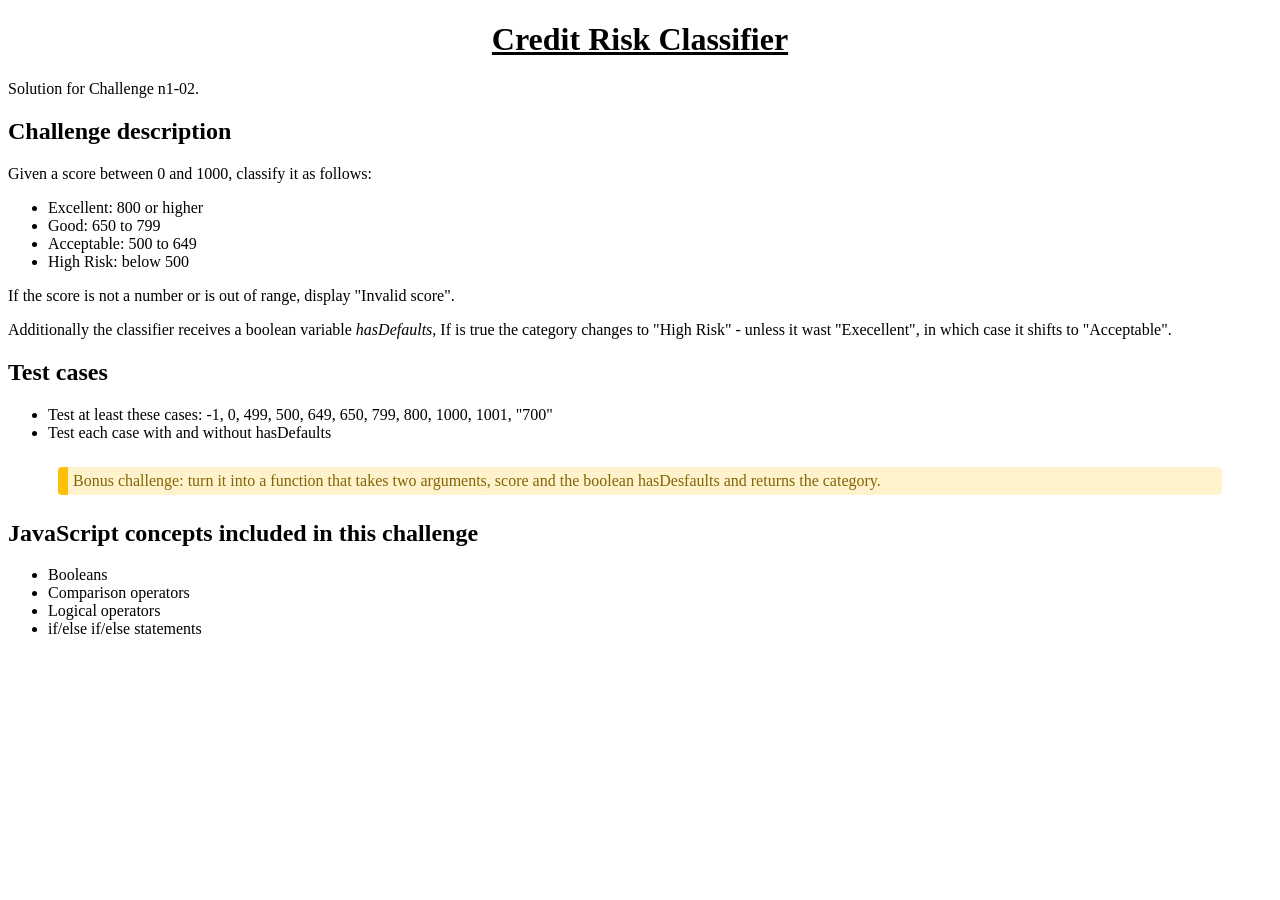
<file: courses-1-2/n1-02/index.html>
<!doctype html>
<html lang="en">
  <head>
    <meta charset="UTF-8" />
    <meta name="viewport" content="width=device-width, initial-scale=1.0" />
    <title>Credict risk classifier</title>
    <link rel="stylesheet" href="style.css" />
    <script src="script.js"></script>
  </head>
  <body>
    <h1>Credit Risk Classifier</h1>
    <p>Solution for Challenge n1-02.</p>
    <h2>Challenge description</h2>
    <p>Given a score between 0 and 1000, classify it as follows:</p>
    <ul>
      <li>Excellent: 800 or higher</li>
      <li>Good: 650 to 799</li>
      <li>Acceptable: 500 to 649</li>
      <li>High Risk: below 500</li>
    </ul>
    <p>
      If the score is not a number or is out of range, display "Invalid score".
    </p>
    <p>
      Additionally the classifier receives a boolean variable
      <i>hasDefaults</i>, If is true the category changes to "High Risk" -
      unless it wast "Execellent", in which case it shifts to "Acceptable".
    </p>
    <h2>Test cases</h2>
    <ul>
      <li>
        Test at least these cases: -1, 0, 499, 500, 649, 650, 799, 800, 1000,
        1001, "700"
      </li>
      <li>Test each case with and without hasDefaults</li>
    </ul>
    <p class="note">
      Bonus challenge: turn it into a function that takes two arguments, score
      and the boolean hasDesfaults and returns the category.
    </p>
    <h2>JavaScript concepts included in this challenge</h2>
    <ul>
      <li>Booleans</li>
      <li>Comparison operators</li>
      <li>Logical operators</li>
      <li>if/else if/else statements</li>
    </ul>
  </body>
</html>
</file>
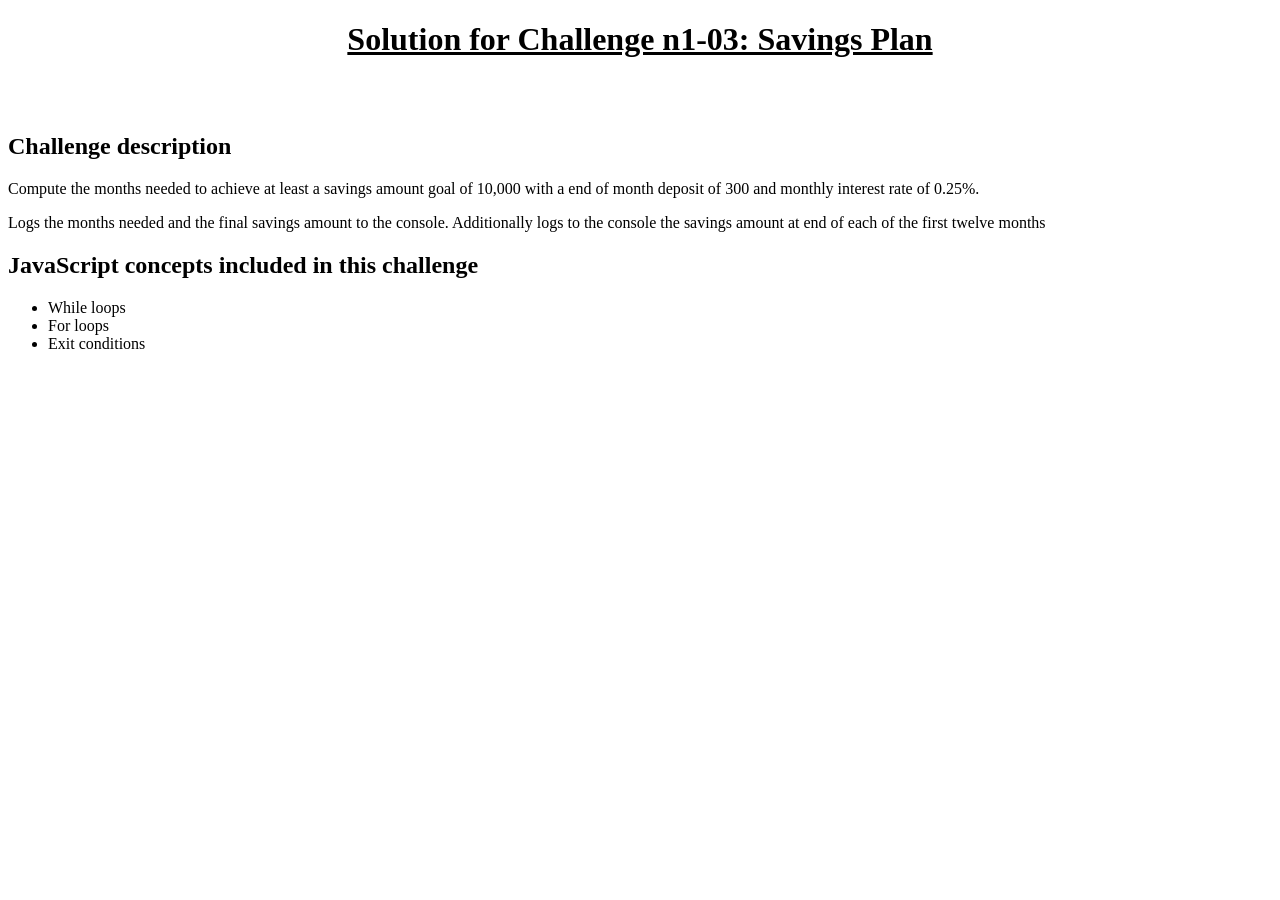
<file: courses-1-2/n1-03/index.html>
<!doctype html>
<html lang="en">
  <head>
    <meta charset="UTF-8" />
    <meta name="viewport" content="width=device-width, initial-scale=1.0" />
    <title>Savings plan</title>
    <link rel="stylesheet" href="style.css" />
    <script src="script.js"></script>
  </head>
  <body>
    <h1>Solution for Challenge n1-03: Savings Plan</h1>
    <h2>Challenge description</h2>
    <p>
      Compute the months needed to achieve at least a savings amount goal of
      10,000 with a end of month deposit of 300 and monthly interest rate of
      0.25%.
    </p>
    <p>
      Logs the months needed and the final savings amount to the console.
      Additionally logs to the console the savings amount at end of each of the
      first twelve months
    </p>
    <h2>JavaScript concepts included in this challenge</h2>
    <ul>
      <li>While loops</li>
      <li>For loops</li>
      <li>Exit conditions</li>
    </ul>
  </body>
</html>
</file>
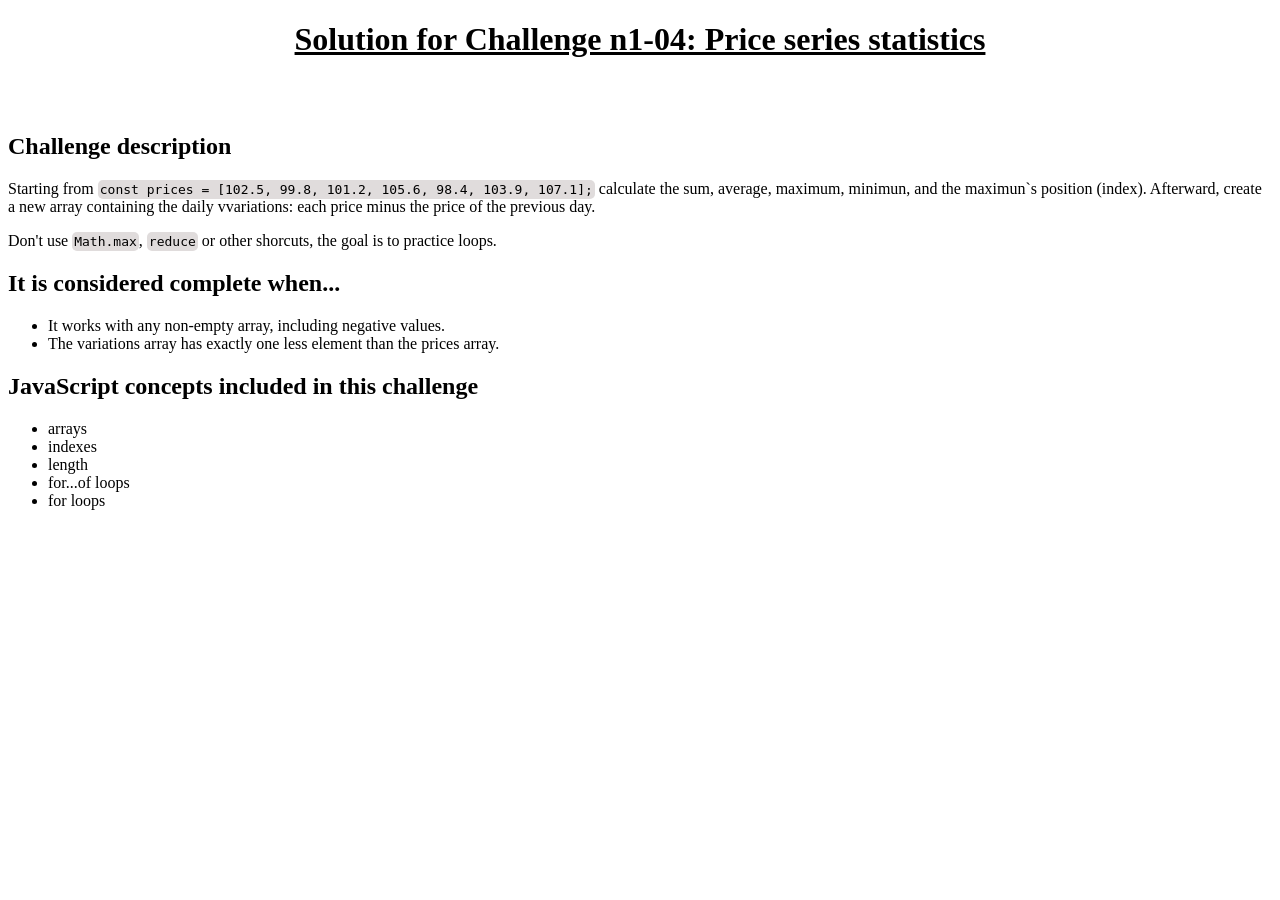
<file: courses-1-2/n1-04/index.html>
<!doctype html>
<html lang="en">
  <head>
    <meta charset="UTF-8" />
    <meta name="viewport" content="width=device-width, initial-scale=1.0" />
    <title>Price series statistics</title>
    <link rel="stylesheet" href="style.css" />
  </head>
  <body>
    <h1>Solution for Challenge n1-04: Price series statistics</h1>
    <h2>Challenge description</h2>
    <p>
      Starting from
      <code
        >const prices = [102.5, 99.8, 101.2, 105.6, 98.4, 103.9, 107.1];</code
      >
      calculate the sum, average, maximum, minimun, and the maximun`s position
      (index). Afterward, create a new array containing the daily vvariations:
      each price minus the price of the previous day.
    </p>
    <p>
      Don't use <code>Math.max</code>, <code>reduce</code> or other shorcuts,
      the goal is to practice loops.
    </p>
    <h2>It is considered complete when...</h2>
    <ul>
      <li>It works with any non-empty array, including negative values.</li>
      <li>
        The variations array has exactly one less element than the prices array.
      </li>
    </ul>
    <h2>JavaScript concepts included in this challenge</h2>
    <ul>
      <li>arrays</li>
      <li>indexes</li>
      <li>length</li>
      <li>for...of loops</li>
      <li>for loops</li>
    </ul>
    <script src="script.js"></script>
  </body>
</html>
</file>
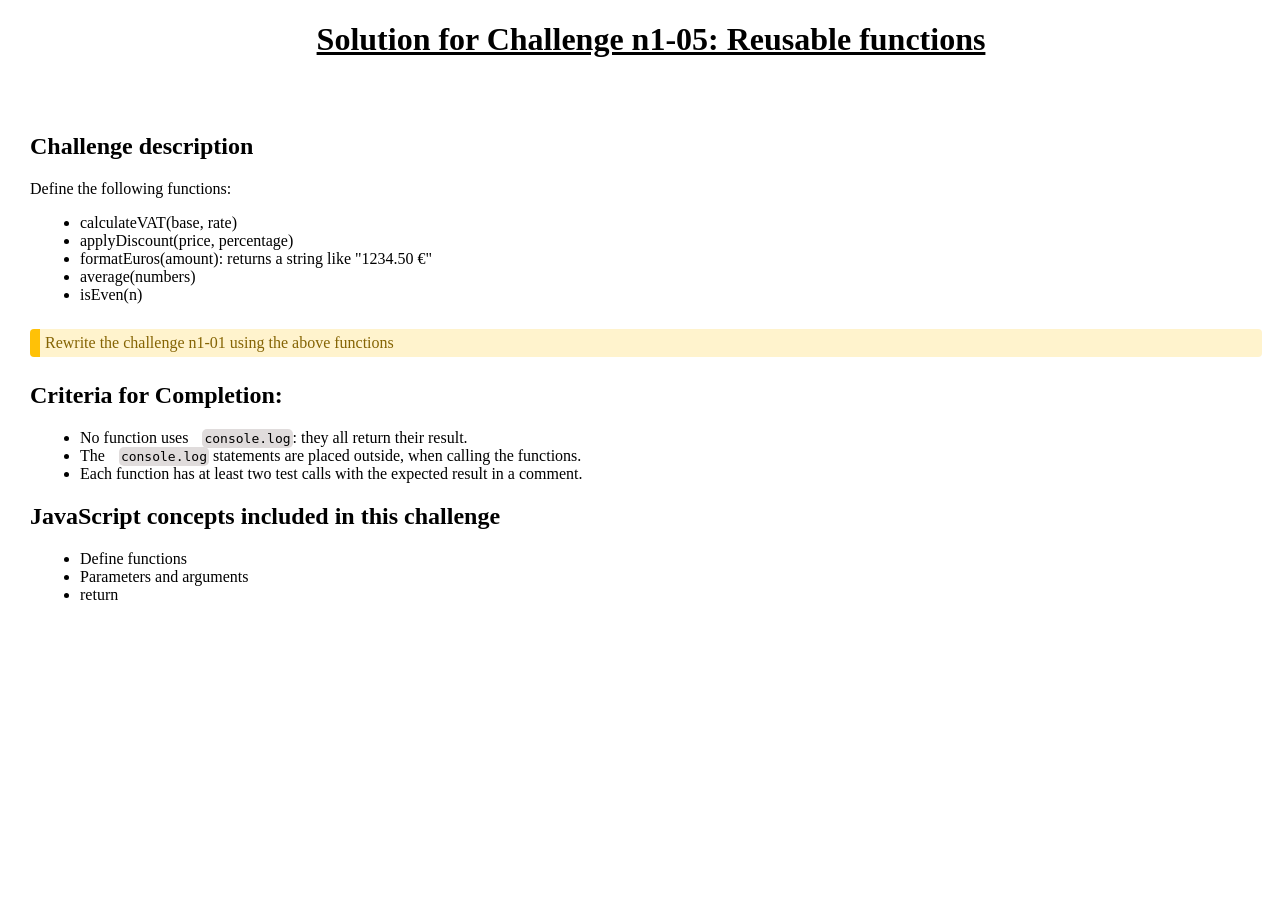
<file: courses-1-2/n1-05/index.html>
<!doctype html>
<html lang="en">
  <head>
    <meta charset="UTF-8" />
    <meta name="viewport" content="width=device-width, initial-scale=1.0" />
    <title>Reusable functions</title>
    <link rel="stylesheet" href="style.css" />
  </head>
  <body>
    <h1>Solution for Challenge n1-05: Reusable functions</h1>
    <h2>Challenge description</h2>
    <p>Define the following functions:</p>
    <ul>
      <li>calculateVAT(base, rate)</li>
      <li>applyDiscount(price, percentage)</li>
      <li>formatEuros(amount): returns a string like "1234.50 €"</li>
      <li>average(numbers)</li>
      <li>isEven(n)</li>
    </ul>
    <p class="note">Rewrite the challenge n1-01 using the above functions</p>
    <h2>Criteria for Completion:</h2>
    <ul>
      <li>
        No function uses <code>console.log</code>: they all return their result.
      </li>
      <li>
        The <code>console.log</code> statements are placed outside, when calling
        the functions.
      </li>
      <li>
        Each function has at least two test calls with the expected result in a
        comment.
      </li>
    </ul>
    <h2>JavaScript concepts included in this challenge</h2>
    <ul>
      <li>Define functions</li>
      <li>Parameters and arguments</li>
      <li>return</li>
    </ul>
    <script src="script.js"></script>
  </body>
</html>
</file>
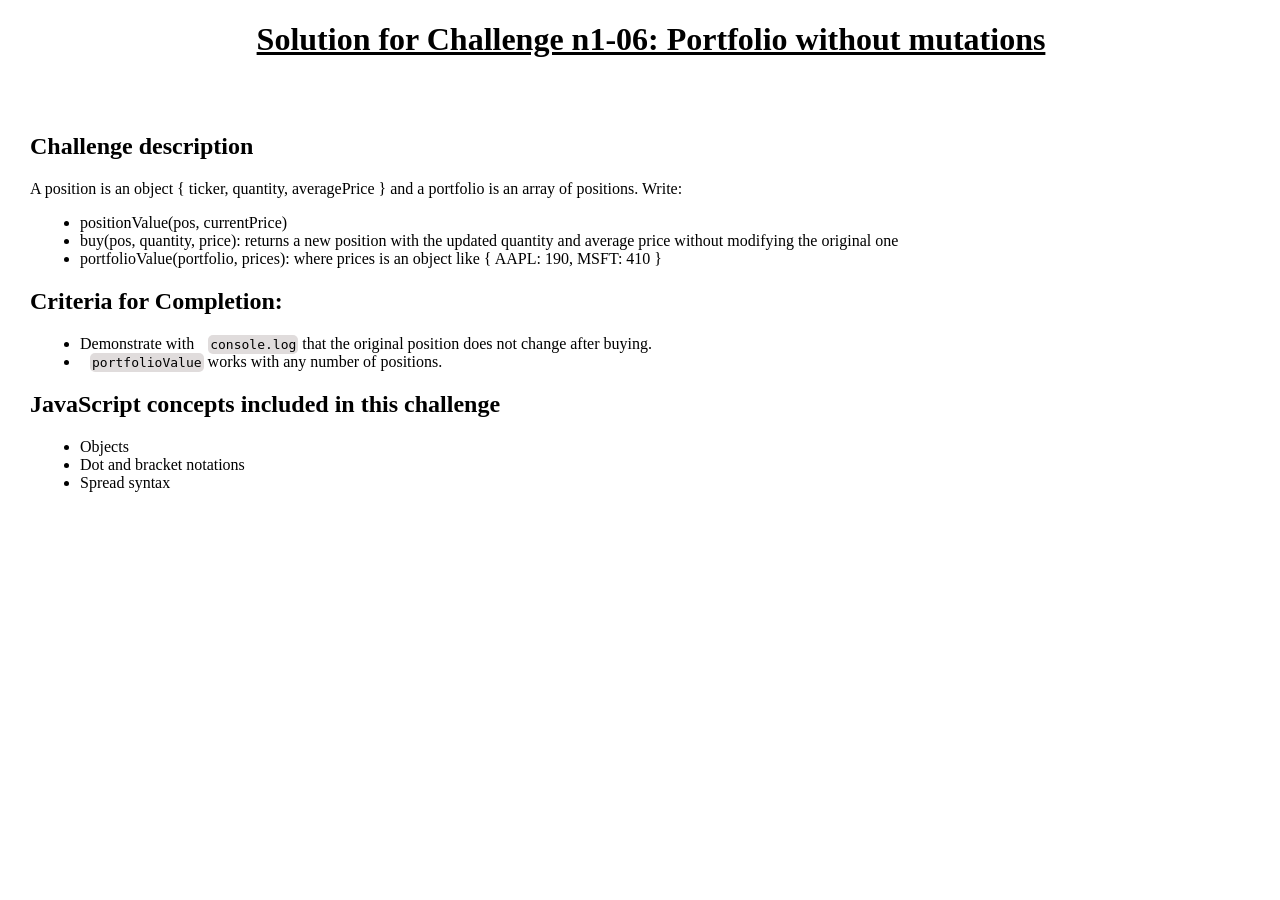
<file: courses-1-2/n1-06/index.html>
<!doctype html>
<html lang="en">
  <head>
    <meta charset="UTF-8" />
    <meta name="viewport" content="width=device-width, initial-scale=1.0" />
    <title>Portfolio without mutations</title>
    <link rel="stylesheet" href="style.css" />
  </head>
  <body>
    <h1>Solution for Challenge n1-06: Portfolio without mutations</h1>
    <h2>Challenge description</h2>
    <p>
      A position is an object { ticker, quantity, averagePrice } and a portfolio
      is an array of positions. Write:
    </p>
    <ul>
      <li>positionValue(pos, currentPrice)</li>
      <li>
        buy(pos, quantity, price): returns a new position with the updated
        quantity and average price without modifying the original one
      </li>
      <li>
        portfolioValue(portfolio, prices): where prices is an object like {
        AAPL: 190, MSFT: 410 }
      </li>
    </ul>
    <h2>Criteria for Completion:</h2>
    <ul>
      <li>
        Demonstrate with <code>console.log</code> that the original position
        does not change after buying.
      </li>
      <li><code>portfolioValue</code> works with any number of positions.</li>
    </ul>
    <h2>JavaScript concepts included in this challenge</h2>
    <ul>
      <li>Objects</li>
      <li>Dot and bracket notations</li>
      <li>Spread syntax</li>
    </ul>
    <script src="script.js"></script>
  </body>
</html>
</file>
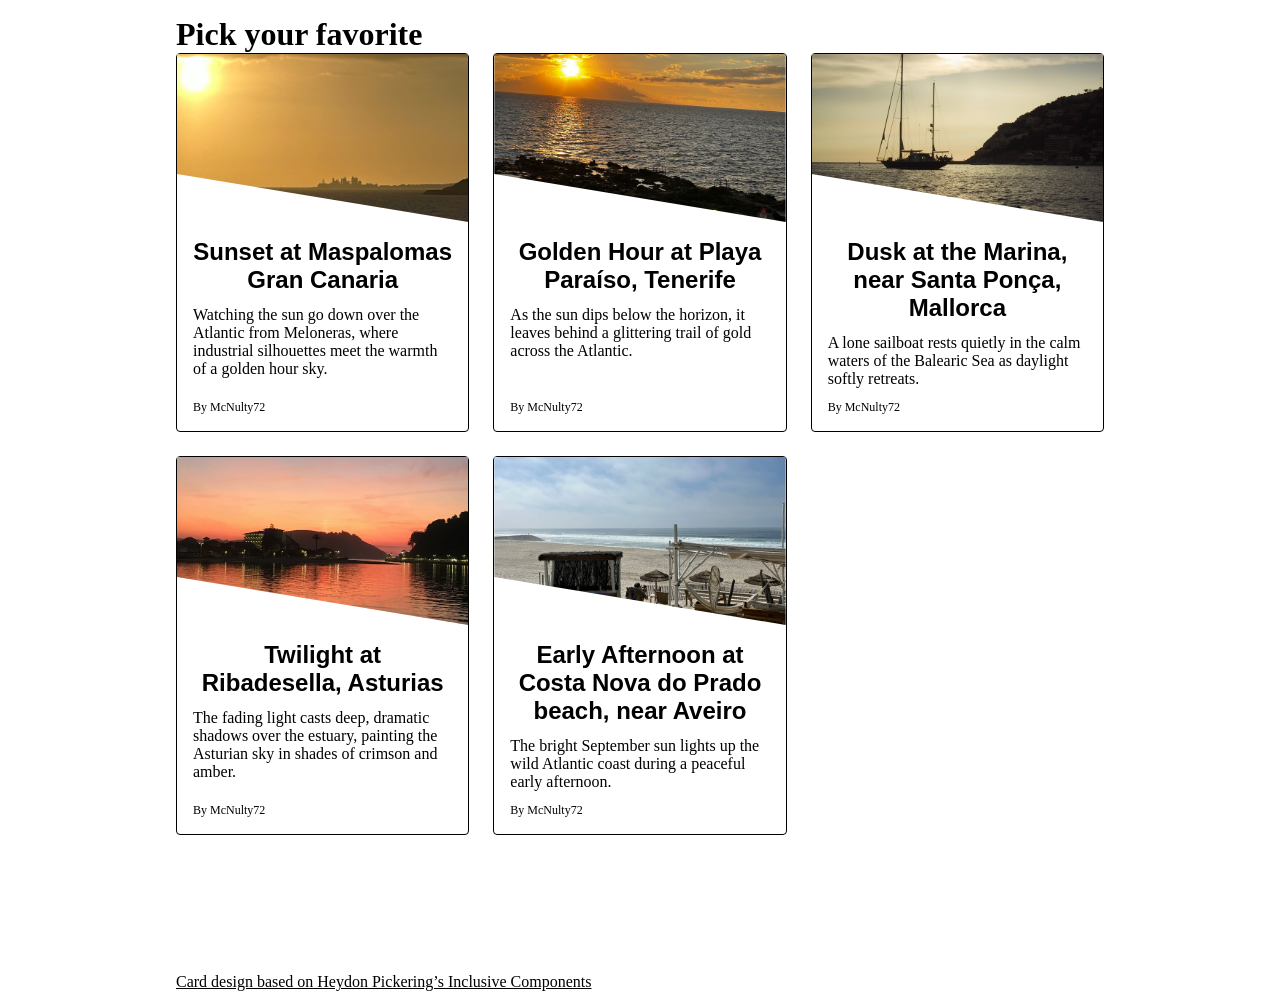
<file: courses-1-2/n2-01/index.html>
<!doctype html>
<!--
  Based on Heydon Pickering's following example and article:
    - example: https://heydon.github.io/Inclusive-Components/cards-pseudo-content/
    - article https://inclusive-components.design/cards/
-->
<html lang="en">
  <head>
    <meta charset="UTF-8" />
    <meta name="viewport" content="width=device-width, initial-scale=1.0" />
    <title>Pick your favorite</title>
    <link rel="stylesheet" href="style.css" />
  </head>
  <body>
    <h1>Pick your favorite</h1>
    <div class="cards">
      <ul>
        <li class="card">
          <div class="img">
            <img src="./images/sunset_maspalomas.jpeg" alt="" />
          </div>
          <div class="text">
            <h2><button>Sunset at Maspalomas Gran Canaria</button></h2>
            <p>
              Watching the sun go down over the Atlantic from Meloneras, where
              industrial silhouettes meet the warmth of a golden hour sky.
            </p>
            <p class="small">By McNulty72</p>
          </div>
        </li>
        <li class="card">
          <div class="img">
            <img src="./images/sunset_callao_adeje.jpeg" alt="" />
          </div>
          <div class="text">
            <h2><button>Golden Hour at Playa Paraíso, Tenerife</button></h2>
            <p>
              As the sun dips below the horizon, it leaves behind a glittering
              trail of gold across the Atlantic.
            </p>
            <p class="small">By McNulty72</p>
          </div>
        </li>
        <li class="card">
          <div class="img">
            <img src="./images/mallorca-sunset.jpeg" alt="" />
          </div>
          <div class="text">
            <h2>
              <button>Dusk at the Marina, near Santa Ponça, Mallorca</button>
            </h2>
            <p>
              A lone sailboat rests quietly in the calm waters of the Balearic
              Sea as daylight softly retreats.
            </p>
            <p class="small">By McNulty72</p>
          </div>
        </li>
        <li class="card">
          <div class="img">
            <img src="./images/ribadesella-sunset.jpeg" alt="" />
          </div>
          <div class="text">
            <h2><button>Twilight at Ribadesella, Asturias</button></h2>
            <p>
              The fading light casts deep, dramatic shadows over the estuary,
              painting the Asturian sky in shades of crimson and amber.
            </p>
            <p class="small">By McNulty72</p>
          </div>
        </li>
        <li class="card">
          <div class="img">
            <img src="images/costa-nova-beach-aveiro.jpeg" alt="" />
          </div>
          <div class="text">
            <h2>
              <button>
                Early Afternoon at Costa Nova do Prado beach, near Aveiro
              </button>
            </h2>
            <p>
              The bright September sun lights up the wild Atlantic coast during
              a peaceful early afternoon.
            </p>
            <p class="small">By McNulty72</p>
          </div>
        </li>
      </ul>
    </div>
    <div class="display">
      <p></p>
    </div>
    <footer>
      <a href="https://inclusive-components.design/cards/" target="_blank">
        Card design based on Heydon Pickering’s Inclusive Components
      </a>
    </footer>
    <script src="script.js"></script>
  </body>
</html>
</file>
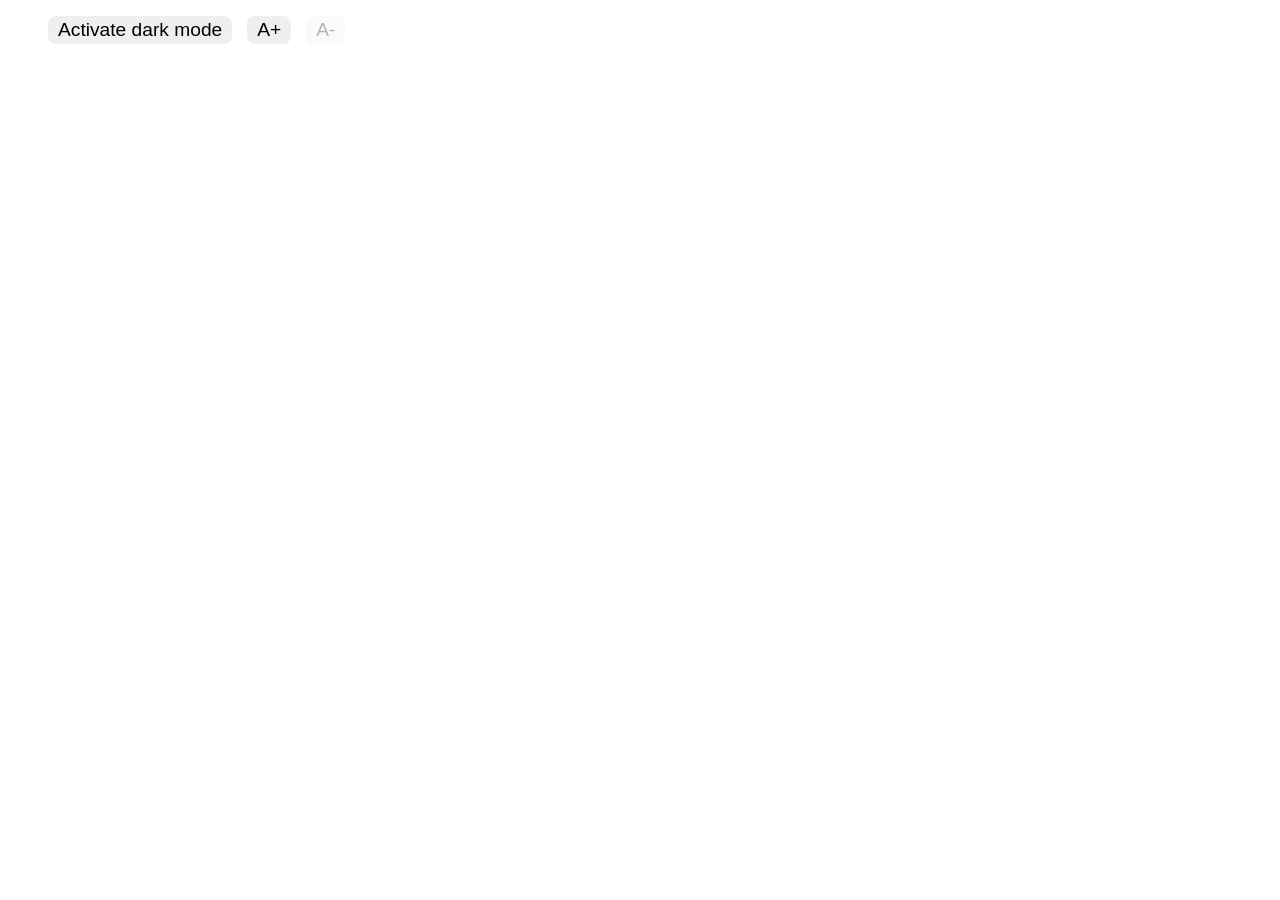
<file: courses-1-2/n2-02/index.html>
<!doctype html>
<html lang="en" class="small">
  <head>
    <meta charset="UTF-8" />
    <meta name="viewport" content="width=device-width, initial-scale=1.0" />
    <title>Dark mode and switch font size</title>
    <link rel="stylesheet" href="style.css" />
  </head>
  <body>
    <nav>
      <ul>
        <li>
          <button class="toggle-btn" aria-pressed="false">
            Activate dark mode
          </button>
        </li>
        <li>
          <button class="increase-btn">A+</button>
        </li>
        <li>
          <button class="decrease-btn">A-</button>
        </li>
      </ul>
    </nav>
    <script src="script.js"></script>
  </body>
</html>
</file>
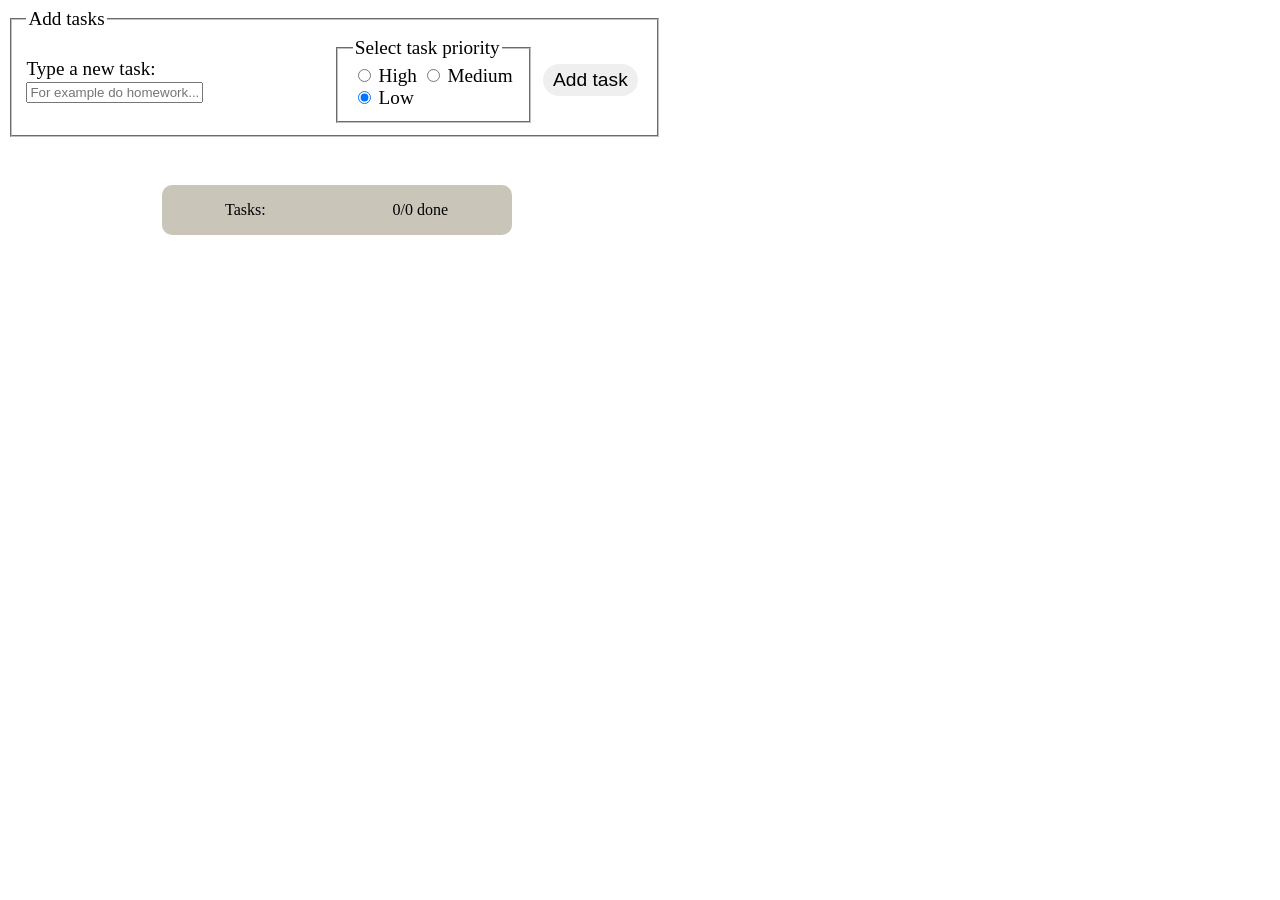
<file: courses-1-2/n2-04/index.html>
<!doctype html>
<html lang="en">
  <head>
    <meta charset="UTF-8" />
    <meta name="viewport" content="width=device-width, initial-scale=1.0" />
    <title>Priority task list</title>
    <link rel="stylesheet" href="style.css" />
  </head>
  <body>
    <form>
      <fieldset id="form-container">
        <legend>Add tasks</legend>

        <div>
          <label for="task">Type a new task:</label>
          <input
            type="text"
            id="task"
            placeholder="For example do homework..."
          />
        </div>
        <fieldset class="radio-container">
          <legend>Select task priority</legend>

          <input type="radio" id="high" name="task-priority" value="high" />
          <label for="high">High</label>

          <input type="radio" id="medium" name="task-priority" value="medium" />
          <label for="medium">Medium</label>

          <input
            type="radio"
            id="low"
            name="task-priority"
            value="low"
            checked
          />
          <label for="low">Low</label>
        </fieldset>
        <button class="add-task">Add task</button>
      </fieldset>
    </form>
    <div class="tasks-panel">
      <div class="tasks-resume">
        <p>Tasks:</p>
        <p class="tasks-count">0/0 done</p>
      </div>
      <div class="tasks-container">
        <ul class="tasks-list"></ul>
      </div>
    </div>
    <script src="script.js"></script>
  </body>
</html>
</file>
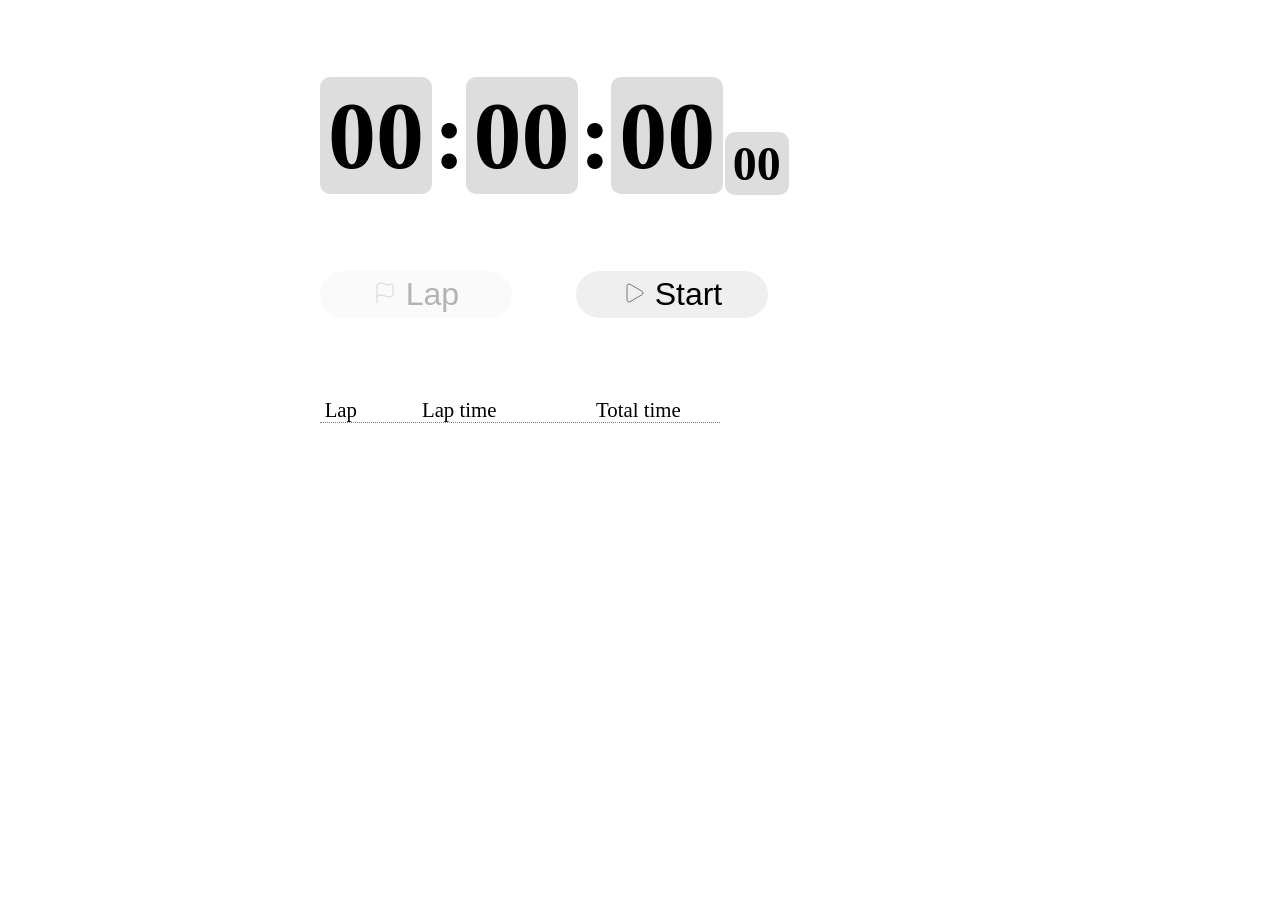
<file: courses-1-2/n3-02/index.html>
<!doctype html>
<html lang="en">
  <head>
    <meta charset="UTF-8" />
    <meta name="viewport" content="width=device-width, initial-scale=1.0" />
    <title>Stopwatch with laps</title>
    <link rel="stylesheet" href="style.css" />
  </head>
  <body>
    <div class="watch-container">
      <div class="watch-hours"><span>00</span></div>
      <div class="watch-minutes"><span>00</span></div>
      <div class="watch-seconds"><span>00</span></div>
      <div class="watch-hundredths"><span>00</span></div>
    </div>
    <div class="buttons-container">
      <button class="lap-btn" disabled>
        <span class="lap-btn-text">Lap</span>
      </button>
      <button class="start-btn">
        <span class="start-btn-text">Start</span>
      </button>
    </div>
    <div class="laps-container-header">
      <div class="laps-head">
        <span>Lap</span>
        <span>Lap time</span>
        <span>Total time</span>
      </div>
    </div>
    <div class="laps-container"></div>
    <script src="script.js"></script>
  </body>
</html>
</file>
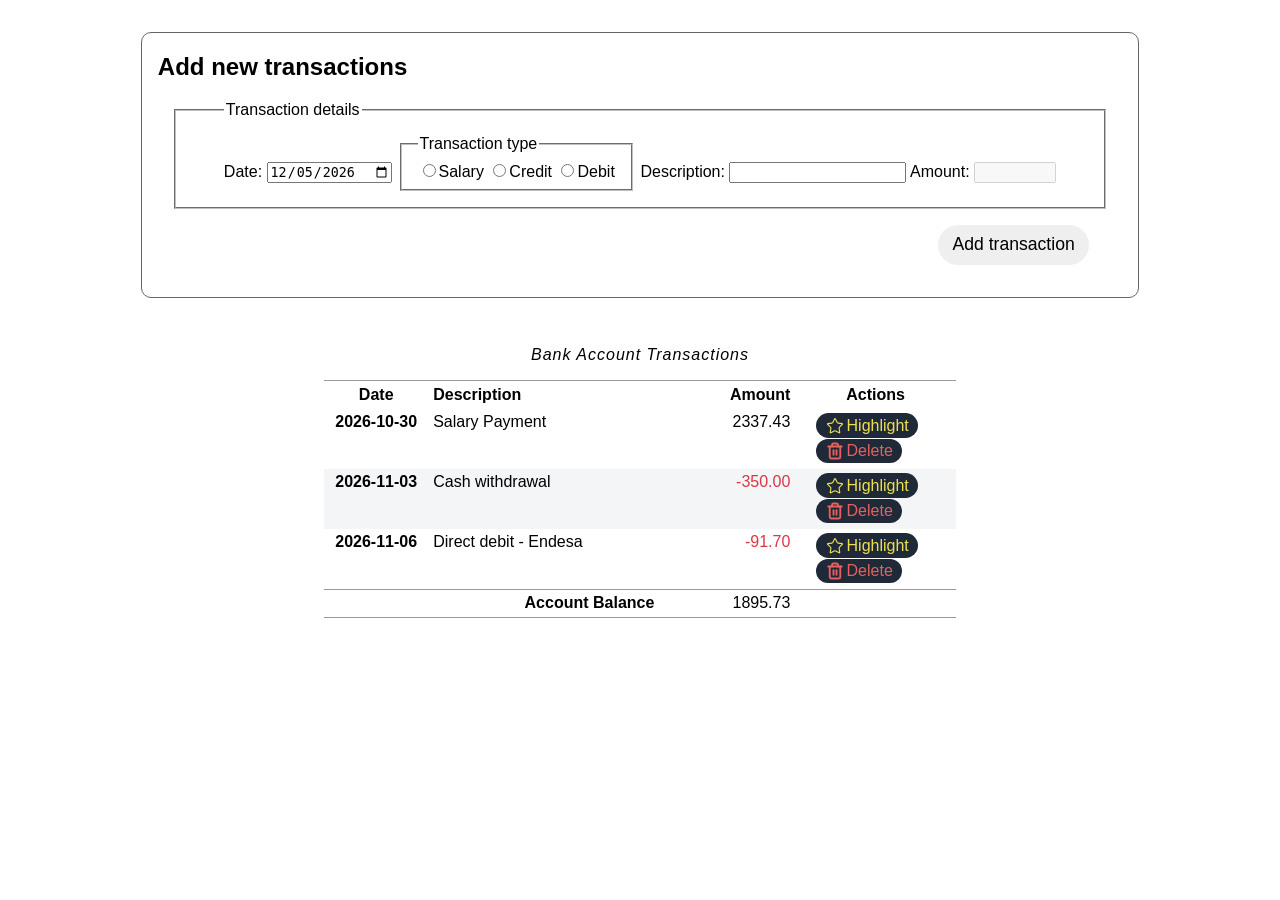
<file: courses-1-2/n3-03/index.html>
<!doctype html>
<html lang="en">
  <head>
    <meta charset="UTF-8" />
    <meta name="viewport" content="width=device-width, initial-scale=1.0" />
    <title>Bank transactions table with events delegation</title>
    <link rel="stylesheet" href="style.css" />
  </head>
  <body>
    <form>
      <h2>Add new transactions</h2>
      <section>
        <fieldset>
          <legend>Transaction details</legend>
          <label for="date">Date:</label>
          <input type="date" id="date" name="date" />
          <fieldset id="transaction-type">
            <legend>Transaction type</legend>
            <label for="salary"
              ><input
                type="radio"
                id="salary"
                name="transaction-type"
                value="salary"
                required
              />Salary</label
            >

            <label for="credit"
              ><input
                type="radio"
                id="credit"
                name="transaction-type"
                value="credit"
              />Credit</label
            >

            <label for="debit"
              ><input
                type="radio"
                id="debit"
                name="transaction-type"
                value="debit"
              />Debit</label
            >
          </fieldset>
          <label for="description">Description:</label>
          <input
            type="text"
            id="description"
            name="description"
            maxlength="60"
            required="required"
          />
          <label for="amount">Amount:</label>
          <input
            type="number"
            id="amount"
            name="amount"
            min="0"
            step="0.01"
            required="required"
            disabled
          />
        </fieldset>
      </section>
      <section class="form-buttons">
        <div class="insufficient-funds" hidden>
          <h3>Insufficient available balance</h3>
          <p>This transaction exceeds your available balance.</p>
        </div>
        <p>
          <button type="submit" class="submit-btn">Add transaction</button>
        </p>
      </section>
    </form>
    <script src="script.js"></script>
  </body>
</html>
</file>
<file: courses-1-2/n1-02/style.css>
.note {
    padding: 5px;
    background-color: #fff3cd;
    border-left: 10px solid #ffc107;
    border-radius: 4px;
    font-size: 16px;
    color: #856404;
    margin: 25px 50px;
}
h1 {
    text-align: center;
    text-decoration: underline;
}
</file>
<file: courses-1-2/n1-03/style.css>
h1 {
    text-align: center;
    text-decoration: underline;
    margin-bottom: 75px;
}
</file>
<file: courses-1-2/n1-04/style.css>
h1 {
    text-align: center;
    text-decoration: underline;
    margin-bottom: 75px;
}
code {
    background-color: #e0dcdc;
    padding: 2px 2px;
    border-radius: 5px;
}
</file>
<file: courses-1-2/n1-05/style.css>
* {
    margin-left: 10px;
}
h1 {
    text-align: center;
    text-decoration: underline;
    margin-bottom: 75px;
}
code {
    background-color: #e0dcdc;
    padding: 2px 2px;
    border-radius: 5px;
}
.note {
    padding: 5px;
    background-color: #fff3cd;
    border-left: 10px solid #ffc107;
    border-radius: 4px;
    font-size: 16px;
    color: #856404;
    margin: 25px 10px;
}
</file>
<file: courses-1-2/n1-06/style.css>
* {
    margin-left: 10px;
}
h1 {
    text-align: center;
    text-decoration: underline;
    margin-bottom: 75px;
}
code {
    background-color: #e0dcdc;
    padding: 2px 2px;
    border-radius: 5px;
}
.note {
    padding: 5px;
    background-color: #fff3cd;
    border-left: 10px solid #ffc107;
    border-radius: 4px;
    font-size: 16px;
    color: #856404;
    margin: 25px 10px;
}
</file>
<file: courses-1-2/n2-01/style.css>
/*
    Based on Heydon Pickering's following example and article:
    - example: https://heydon.github.io/Inclusive-Components/cards-pseudo-content/
    - article https://inclusive-components.design/cards/
*/
* {
    margin: 0;
    padding: 0;
    box-sizing: border-box;
    color: inherit;
}
body {
    max-width: 60rem;
    margin: 0 auto;
    padding: 1rem;
}

.cards > ul {
    display: grid;
    grid-template-columns: repeat(auto-fill, minmax(15rem, 1fr));
    gap: 1.5rem;
    list-style-type: none;
}

.card + .card {
    margin-top: 0;
}
.card {
    border: 1px solid;
    border-radius: 0.25rem;
    display: flex;
    flex-direction: column;
    position: relative;
    background-color: white;
}
.card .img {
    height: 10.5rem;
    clip-path: polygon(0 0, 100% 0, 100% 100%, 0 calc(100% - 3rem));
}
.card .img img {
    width: 100%;
    height: 100%;
    object-fit: cover;
    /*filter: grayscale(100%);*/
}
.card .text {
    padding: 1rem;
    flex: 1 0 auto;
    display: flex;
    flex-direction: column;
}

.card p {
    max-width: 60ch;
}
.card .small {
    display: block;
    font-size: 0.75rem;
}

.card .text > * + * {
    margin-top: 0.75rem;
}

.card .text > :last-child {
    margin-top: auto;
    padding-top: 0.75rem;
}
.card.favorite {
    border: 5px solid gold;
}
ul:has(li.favorite) .card:not(.favorite) .img img {
    filter: grayscale(100%);
}
.display {
    display: flex;
    justify-content: center;
    margin-top: 3rem;
}
.display p {
    background-color: white;
    border: 0px;
    border-radius: 8px;
    padding: 5px 15px;
    font-size: 1.7rem;
    font-weight: 600;
}
.display p.favorite {
    border: 2px solid gray;
    background-color: gold;
}
.card button::after {
    content: "";
    position: absolute;
    left: 0;
    top: 0;
    right: 0;
    bottom: 0;
}
.card:focus-within,
.card:hover {
    box-shadow: 0 0 0 0.25rem;
}
button {
    border: none;
    background-color: inherit;
    font-size: inherit;
    font-weight: inherit;
}
button:focus {
    outline: none;
}
footer {
    margin-top: 5rem;
}
</file>
<file: courses-1-2/n2-02/style.css>
html.small {
    font-size: 16px;
}
html.medium {
    font-size: 22px;
}
html.large {
    font-size: 28px;
}
ul li {
    display: inline;
    font-size: 20px;
}
button {
    border: 0px;
    border-radius: 8px;
    padding: 3px 10px;
    font-size: 1.2rem;
}
li + li {
    margin-left: 10px;
}
.dark-mode {
    background-color: #071936;
    color: white;
}
.dark-mode button {
    background-color: #dbc325;
}
</file>
<file: courses-1-2/n2-04/style.css>
body {
    max-width: 60%;
}
form {
    box-sizing: border-box;
    max-width: 85%;
}

#form-container {
    display: grid;
    grid-template-columns: 3fr 2fr 1fr;
    align-items: center;
    justify-items: start;
    max-width: fit-content;
    gap: 10px;
    font-size: 1.2rem;
}
.radio-container {
    display: inline-block;
    box-sizing: border-box;
    max-width: fit-content;
}
button {
    padding: 5px 10px;
    border: 0px;
    border-radius: 25px;
    font-size: 1.2rem;
    cursor: pointer;
}
.tasks-panel {
    max-width: 50%;
    margin-left: 10%;
    margin-top: 3rem;
}
.tasks-resume {
    display: flex;
    flex-direction: row;
    justify-content: space-around;
    margin-left: 20%;
    width: 350px;
    background-color: #c9c5b9;
    border-radius: 10px;
}
.tasks-container {
    margin-left: 20%;
    width: 350px;
}
.tasks-list {
    display: flex;
    flex-direction: column;
    list-style-type: none;
    padding: 0;
}
.tasks-list > * + * {
    margin-top: 10px;
}
.task-item {
    display: flex;
    border: 1px dotted slategray;
    border-radius: 10px;
    width: 350px;
}
.task-item div + div {
    margin-left: 10px;
    margin-top: 5px;
    margin-bottom: 5px;
}
.task-priority span {
    display: inline-block;
    background-color: #eee;
    color: #444;
    border-radius: 25px;
    padding: 3px 5px;
    width: 65px;
    text-align: center;
    font-weight: 600;
}
.task-priority .priority-high {
    background-color: #f2cfcf;
    color: #dc0d0d;
}
.task-priority .priority-medium {
    background-color: #f3deb9;
    color: darkorange;
}
.task-description {
    padding: 3px 0px;
    font-weight: 700;
}
.done-btn {
    color: #014701;
    background-color: #dbeddb;
}
.delete-btn {
    color: #dc0d0d;
    background-color: #f2cfcf;
}
/*.task-actions {
    display: inline-block;
}*/
.task-actions button {
    display: inline-block;
    padding: 3px 5px;
    font-weight: 700;
    /*font-size: 1rem;*/
    margin-top: 3px;
    margin-left: 5px;
}
.task-description .done {
    text-decoration: line-through wavy;
}
</file>
<file: courses-1-2/n3-02/style.css>
body {
    max-width: 40rem;
    margin: 5rem auto;
}
.watch-container {
    box-sizing: border-box;
    display: grid;
    grid-template-columns: repeat(4, max-content);
    gap: 0.1rem;
    align-items: end;
}
.watch-container div {
    width: fit-content;
}
.watch-container span {
    border-radius: 10px;
    background-color: #ddd;
    padding: 5px 8px;
    font-size: 3rem;
    font-weight: 700;
}
.watch-container div + div:not(.watch-hundredths)::before {
    content: ":";
    width: fit-content;
    font-size: 6rem;
    font-weight: 700;
}
.watch-container div:not(.watch-hundredths) span {
    font-size: 6rem;
    font-weight: 700;
}
.buttons-container {
    display: grid;
    grid-template-columns: max-content max-content;
    margin-top: 5rem;
    box-sizing: border-box;
    gap: 4rem;
}
button {
    padding: 5px 10px;
    font-size: 2rem;
    border: none;
    border-radius: 25px;
    /*max-width: fit-content;*/
    width: 12rem;
    cursor: pointer;
}
.laps-container-header,
.laps-container {
    display: flex;
    flex-direction: column;
    margin: 5rem auto auto 0;
    width: 80%;
    max-width: 400px;
}
.laps-container {
    margin-top: 0;
}
.laps-container-header div,
.laps-container div {
    display: grid;
    grid-template-columns: 4ch 1fr 1fr;
    column-gap: 1rem;
    font-size: 1.3rem;
    border-bottom: 1px dotted gray;
    justify-items: center;
    align-items: center;
}
.best-lap span:not(span:last-child) {
    color: green;
}
.worst-lap span:not(span:last-child) {
    color: crimson;
}
</file>
<file: courses-1-2/n3-03/style.css>
:root {
    font-family: "Helvetica", "Arial", sans-serif;
}
table {
    table-layout: fixed;
    width: 50%;
    margin: 0.8rem auto;
    border-collapse: collapse;
    border-top: 1px solid #999999;
    border-bottom: 1px solid #999999;
}
tr > :nth-child(1) {
    text-align: center;
    width: 15%;
}
tr > :nth-child(2) {
    text-align: left;
    width: 35%;
}
tr :nth-child(3) {
    text-align: right;
    width: 20%;
}
tfoot tr :nth-child(1) {
    text-align: right;
}
tfoot tr :nth-child(2) {
    text-align: right;
}
th,
td {
    vertical-align: top;
    padding: 0.3rem;
}
tfoot {
    border-top: 1px solid #999999;
}
tbody tr:nth-child(odd) {
    background-color: #fff;
}
tbody tr:nth-child(even) {
    background-color: #f4f5f7;
}
tbody tr:hover {
    background-color: #e9edf2;
}
caption {
    padding: 1em;
    font-style: italic;
    letter-spacing: 1px;
}
td button {
    display: inline-flex;
    align-items: center;
    justify-content: center;
    gap: 3px;
    margin-left: 1rem;
    padding: 0.2rem 0.6rem;
    border: none;
    border-radius: 25px;
    font-size: 1rem;
}
/*td button + button {
    margin-left: 1rem;
}*/
.highlight-btn {
    background-color: #1f2937;
    color: #ede050;
}
.highlight-btn::before {
    content: "";
    display: inline-block;
    width: 18px;
    height: 18px;
    background-color: currentColor;
    mask-image: url("icons/star.svg");
    mask-repeat: no-repeat;
    mask-position: center;
    mask-size: contain;

    -webkit-mask-image: url("icons/star.svg");
    -webkit-mask-repeat: no-repeat;
    -webkit-mask-position: center;
    -webkit-mask-size: contain;
}
.delete-btn {
    background-color: #1f2937;
    color: #e66060;
}
.delete-btn::before {
    content: "";
    display: inline-block;
    width: 18px;
    height: 18px;
    background-color: currentColor;
    mask-image: url("icons/trash.svg");
    mask-repeat: no-repeat;
    mask-position: center;
    mask-size: contain;

    -webkit-mask-image: url("icons/trash.svg");
    -webkit-mask-repeat: no-repeat;
    -webkit-mask-position: center;
    -webkit-mask-size: contain;
}
/* Fila destacada */
tbody tr.is-highlighted {
    background-color: #fff8d9;
}

/* Indicador lateral */
tbody tr.is-highlighted th:first-child {
    box-shadow: inset 4px 0 0 #d6b92c;
}
form {
    max-width: fit-content;
    box-sizing: border-box;
    margin: 2rem auto;
    border: 1px solid #666666;
    border-radius: 10px;
}
h2 {
    margin-left: 1rem;
}
fieldset {
    padding: 1rem 3rem;
    margin: 1rem 2rem;
}
fieldset fieldset {
    display: inline-block;
    padding: 0.5rem 1rem;
    margin: 0 0.2rem;
}
#amount {
    width: 10ch;
}
.form-buttons {
    display: grid;
    grid-template-columns: 75% 25%;
    margin-bottom: 1rem;
    align-items: center;
}
.form-buttons > p {
    grid-column: 2;
    display: inline-block;
    margin: auto;
    text-align: right;
}
.form-buttons button {
    display: inline-block;
    margin: 0 2rem 1rem;
    padding: 0.6rem 0.9rem;
    font-size: 1.1rem;
    border: none;
    border-radius: 25px;
    cursor: pointer;
}
td[data-amount^="-"] {
    color: #dc3545;
}
.insufficient-funds {
    grid-column: 1;
    box-sizing: border-box;
    margin-left: 2rem;
    border: 2px solid crimson;
    border-radius: 8px;
    background-color: #ede050;
}
/*.insufficient-funds h3 {
    margin: 0.5rem;
}*/
.insufficient-funds h3 {
    display: flex;
    align-items: center;
    gap: 0.75rem;
    margin: 0.5rem;
}
.insufficient-funds h3::before {
    content: "";
    display: inline-block;
    width: 24px;
    height: 24px;
    /*margin-right: 0.6rem;*/
    background-color: currentColor;
    color: crimson;
    mask-image: url("icons/exclamation.svg");
    mask-repeat: no-repeat;
    mask-position: center;
    mask-size: contain;

    -webkit-mask-image: url("icons/exclamation.svg");
    -webkit-mask-repeat: no-repeat;
    -webkit-mask-position: center;
    -webkit-mask-size: contain;
}
.insufficient-funds p {
    margin: 0.5rem;
}
</file>
